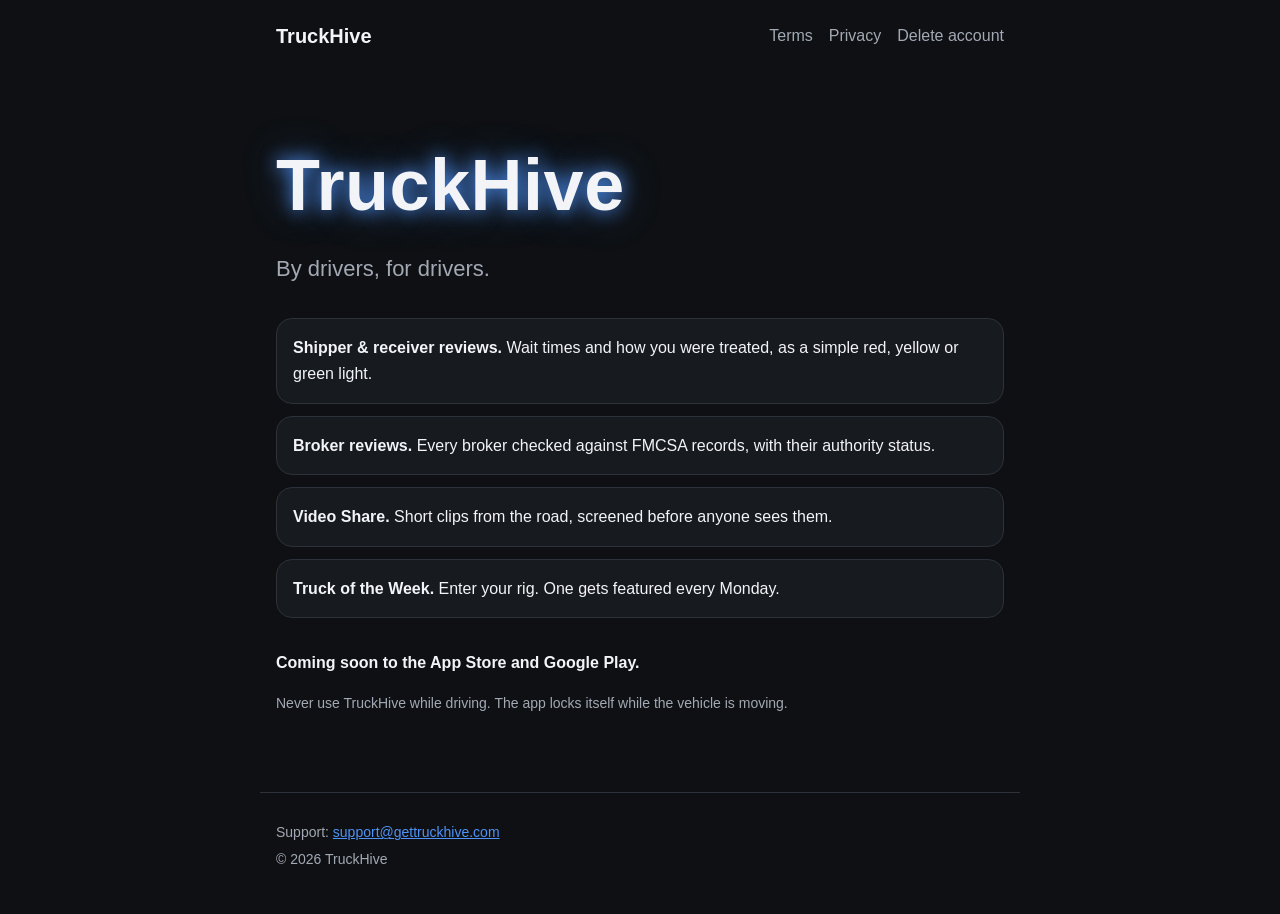
<file: index.html>
<!doctype html>
<html lang="en">
<head>
<meta charset="utf-8">
<meta name="viewport" content="width=device-width, initial-scale=1">
<title>TruckHive: by drivers, for drivers</title>
<meta name="description" content="Rate shippers, receivers and freight brokers, share short videos, and see the Truck of the Week. Built by drivers, for drivers.">
<link rel="canonical" href="https://gettruckhive.com/">
<meta name="color-scheme" content="dark">
<link rel="stylesheet" href="/styles.css">
<link rel="icon" href="/favicon.svg" type="image/svg+xml">
</head>
<body class="home">
<header class="top"><a class="brand" href="/">TruckHive</a><nav><a href="/terms/">Terms</a><a href="/privacy/">Privacy</a><a href="/delete-account/">Delete account</a></nav></header>
<main>
<section class="hero">
<h1 class="glow">TruckHive</h1>
<p class="lead">By drivers, for drivers.</p>
<ul class="features">
<li><strong>Shipper &amp; receiver reviews.</strong> Wait times and how you were treated, as a simple red, yellow or green light.</li>
<li><strong>Broker reviews.</strong> Every broker checked against FMCSA records, with their authority status.</li>
<li><strong>Video Share.</strong> Short clips from the road, screened before anyone sees them.</li>
<li><strong>Truck of the Week.</strong> Enter your rig. One gets featured every Monday.</li>
</ul>
<p class="soon">Coming soon to the App Store and Google Play.</p>
<p class="small">Never use TruckHive while driving. The app locks itself while the vehicle is moving.</p>
</section>
</main>
<footer><p>Support: <a href="mailto:support@gettruckhive.com">support@gettruckhive.com</a></p><p>© 2026 TruckHive</p></footer>
</body>
</html>
</file>
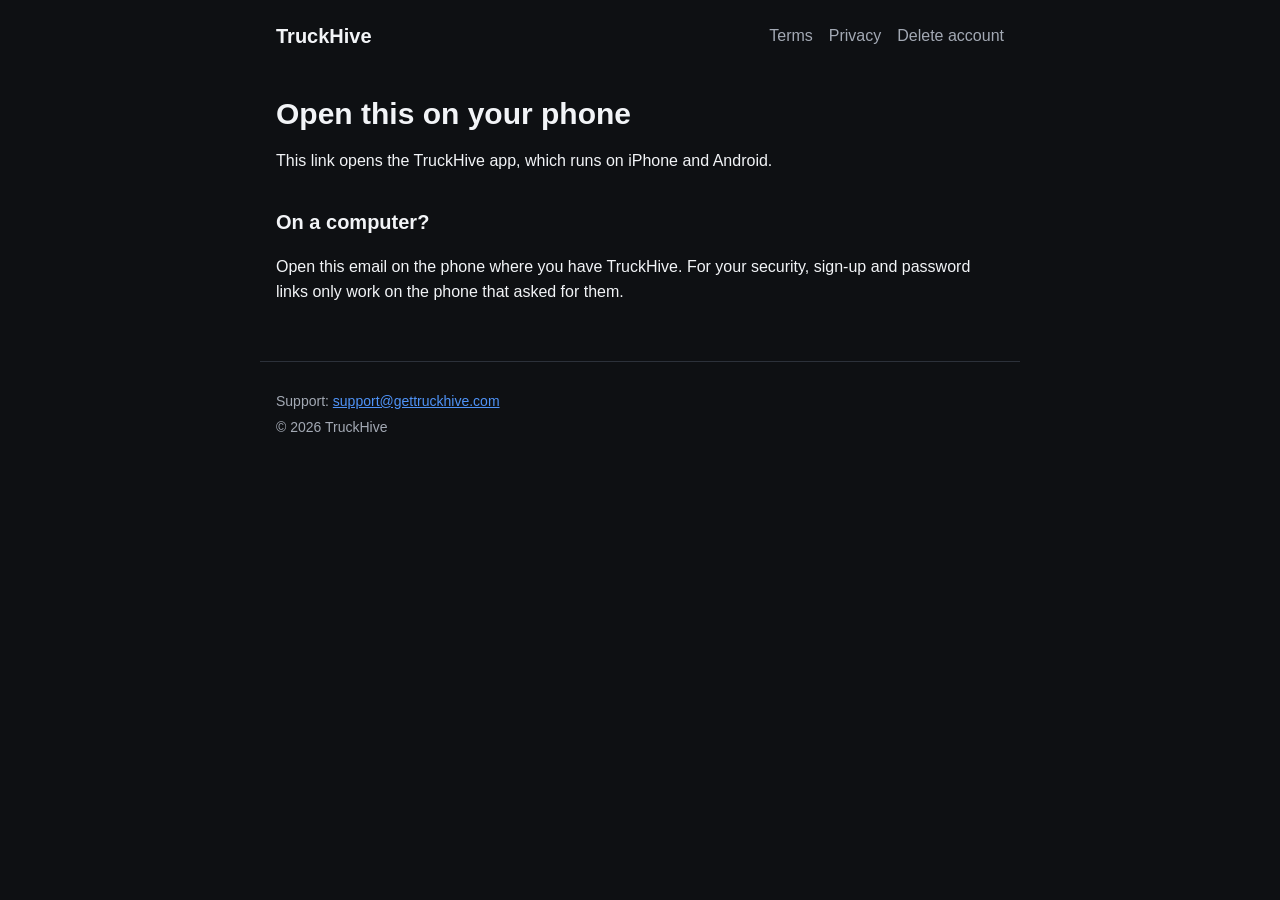
<file: auth/index.html>
<!doctype html>
<html lang="en">
<head>
<meta charset="utf-8">
<meta name="viewport" content="width=device-width, initial-scale=1">
<title>Opening TruckHive</title>
<meta name="description" content="Opens your TruckHive sign-up or password link in the app.">
<link rel="canonical" href="https://gettruckhive.com/auth/">
<meta name="color-scheme" content="dark">
<link rel="stylesheet" href="/styles.css">
<link rel="icon" href="/favicon.svg" type="image/svg+xml">
<meta name="robots" content="noindex">
<meta name="referrer" content="no-referrer">
</head>
<body>
<header class="top"><a class="brand" href="/">TruckHive</a><nav><a href="/terms/">Terms</a><a href="/privacy/">Privacy</a><a href="/delete-account/">Delete account</a></nav></header>
<main>
<section class="legal">
<h1 id="title">Opening TruckHive…</h1>
<p id="msg">If the app doesn’t open, tap the button.</p>
<p><a id="open" class="button" href="truckhive://auth-callback">Open TruckHive</a></p>
<h2>On a computer?</h2>
<p>Open this email on the phone where you have TruckHive. For your security, sign-up and password links only work on the phone that asked for them.</p>
<p class="small" id="err" hidden></p>
</section>
<script>
(function () {
  var p = new URLSearchParams(location.search);
  new URLSearchParams(location.hash.slice(1)).forEach(function (v, k) { if (!p.has(k)) p.set(k, v); });
  var qs = p.toString();
  var app = 'truckhive://auth-callback' + (qs ? '?' + qs : '');
  document.getElementById('open').setAttribute('href', app);
  var err = p.get('error_description');
  if (err) { var e = document.getElementById('err'); e.textContent = 'The link said: ' + err; e.hidden = false; }
  if (/iPhone|iPad|iPod|Android/i.test(navigator.userAgent)) {
    location.href = app;
  } else {
    document.getElementById('title').textContent = 'Open this on your phone';
    document.getElementById('msg').textContent = 'This link opens the TruckHive app, which runs on iPhone and Android.';
    document.getElementById('open').hidden = true;
  }
})();
</script>
</main>
<footer><p>Support: <a href="mailto:support@gettruckhive.com">support@gettruckhive.com</a></p><p>© 2026 TruckHive</p></footer>
</body>
</html>
</file>
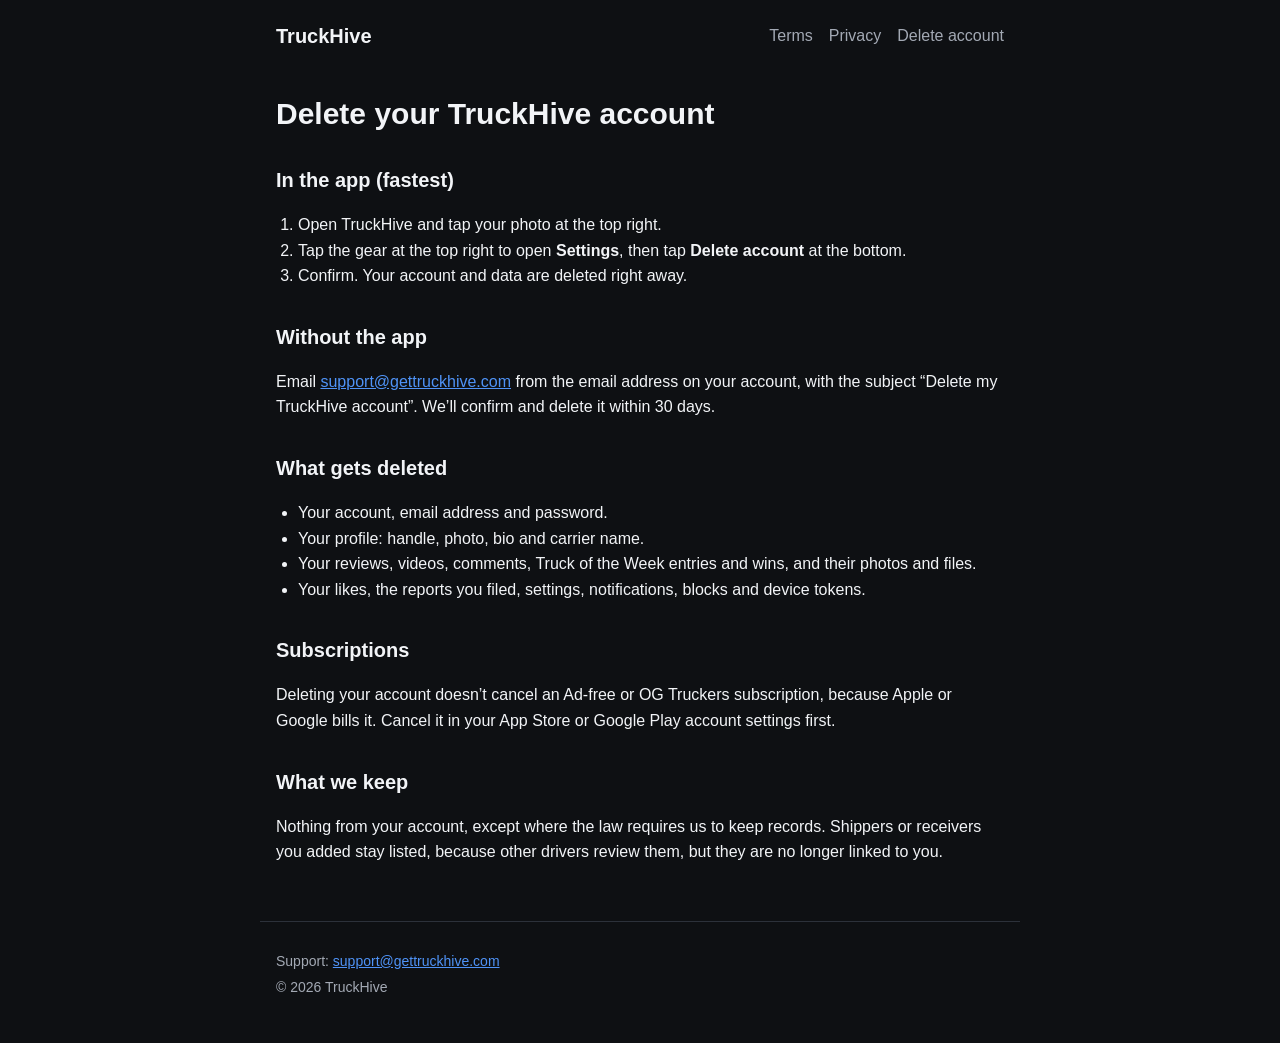
<file: delete-account/index.html>
<!doctype html>
<html lang="en">
<head>
<meta charset="utf-8">
<meta name="viewport" content="width=device-width, initial-scale=1">
<title>Delete your account · TruckHive</title>
<meta name="description" content="How to delete your TruckHive account and data.">
<link rel="canonical" href="https://gettruckhive.com/delete-account/">
<meta name="color-scheme" content="dark">
<link rel="stylesheet" href="/styles.css">
<link rel="icon" href="/favicon.svg" type="image/svg+xml">
</head>
<body>
<header class="top"><a class="brand" href="/">TruckHive</a><nav><a href="/terms/">Terms</a><a href="/privacy/">Privacy</a><a href="/delete-account/">Delete account</a></nav></header>
<main>
<article class="legal">
<h1>Delete your TruckHive account</h1>
<h2>In the app (fastest)</h2>
<ol>
<li>Open TruckHive and tap your photo at the top right.</li>
<li>Tap the gear at the top right to open <strong>Settings</strong>, then tap <strong>Delete account</strong> at the bottom.</li>
<li>Confirm. Your account and data are deleted right away.</li>
</ol>
<h2>Without the app</h2>
<p>Email <a href="mailto:support@gettruckhive.com?subject=Delete%20my%20TruckHive%20account">support@gettruckhive.com</a> from the email address on your account, with the subject “Delete my TruckHive account”. We’ll confirm and delete it within 30 days.</p>
<h2>What gets deleted</h2>
<ul>
<li>Your account, email address and password.</li>
<li>Your profile: handle, photo, bio and carrier name.</li>
<li>Your reviews, videos, comments, Truck of the Week entries and wins, and their photos and files.</li>
<li>Your likes, the reports you filed, settings, notifications, blocks and device tokens.</li>
</ul>
<h2>Subscriptions</h2>
<p>Deleting your account doesn’t cancel an Ad-free or OG Truckers subscription, because Apple or Google bills it. Cancel it in your App Store or Google Play account settings first.</p>
<h2>What we keep</h2>
<p>Nothing from your account, except where the law requires us to keep records. Shippers or receivers you added stay listed, because other drivers review them, but they are no longer linked to you.</p>
</article>
</main>
<footer><p>Support: <a href="mailto:support@gettruckhive.com">support@gettruckhive.com</a></p><p>© 2026 TruckHive</p></footer>
</body>
</html>
</file>
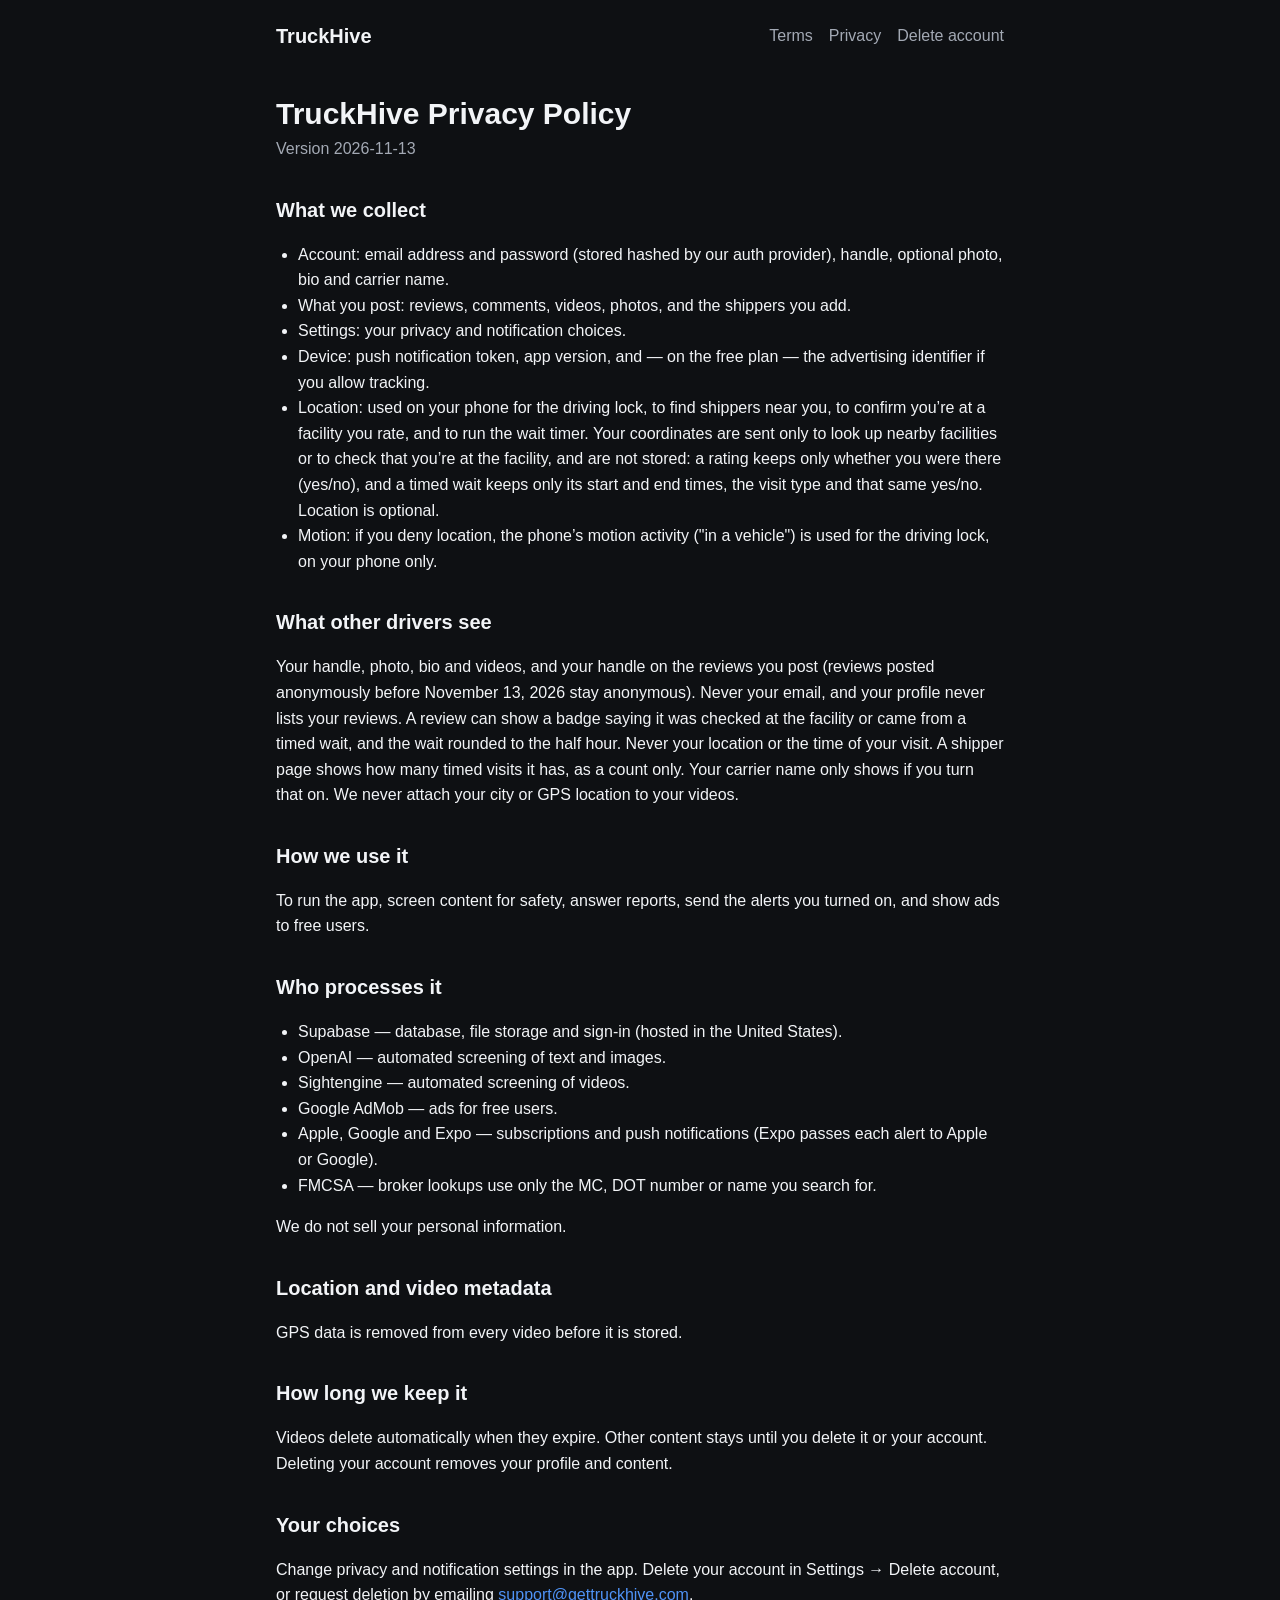
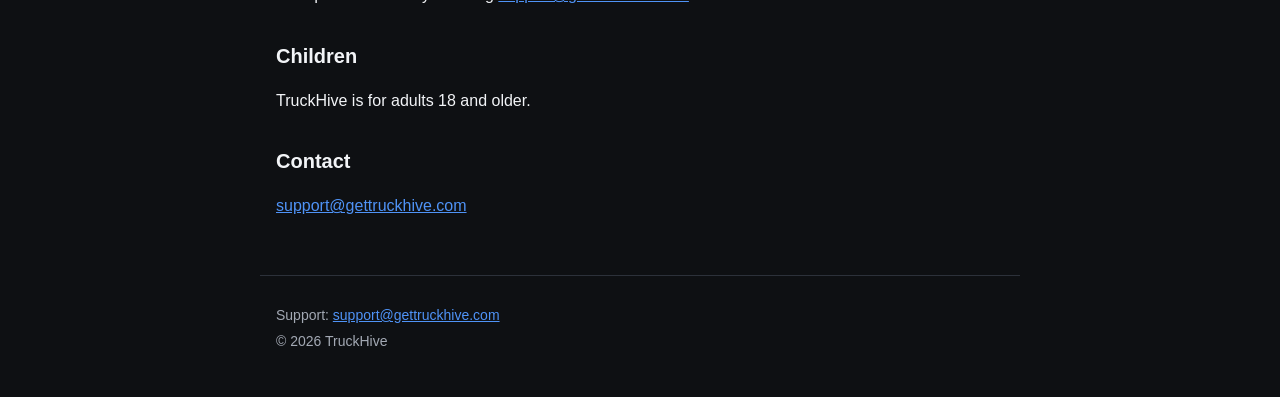
<file: privacy/index.html>
<!doctype html>
<html lang="en">
<head>
<meta charset="utf-8">
<meta name="viewport" content="width=device-width, initial-scale=1">
<title>Privacy Policy · TruckHive</title>
<meta name="description" content="TruckHive Privacy Policy.">
<link rel="canonical" href="https://gettruckhive.com/privacy/">
<meta name="color-scheme" content="dark">
<link rel="stylesheet" href="/styles.css">
<link rel="icon" href="/favicon.svg" type="image/svg+xml">
</head>
<body>
<header class="top"><a class="brand" href="/">TruckHive</a><nav><a href="/terms/">Terms</a><a href="/privacy/">Privacy</a><a href="/delete-account/">Delete account</a></nav></header>
<main>
<article class="legal"><h1>TruckHive Privacy Policy</h1>
<p class="meta">Version 2026-11-13</p>
<h2>What we collect</h2>
<ul><li>Account: email address and password (stored hashed by our auth provider), handle, optional photo, bio and carrier name.</li><li>What you post: reviews, comments, videos, photos, and the shippers you add.</li><li>Settings: your privacy and notification choices.</li><li>Device: push notification token, app version, and — on the free plan — the advertising identifier if you allow tracking.</li><li>Location: used on your phone for the driving lock, to find shippers near you, to confirm you’re at a facility you rate, and to run the wait timer. Your coordinates are sent only to look up nearby facilities or to check that you’re at the facility, and are not stored: a rating keeps only whether you were there (yes/no), and a timed wait keeps only its start and end times, the visit type and that same yes/no. Location is optional.</li><li>Motion: if you deny location, the phone’s motion activity (&quot;in a vehicle&quot;) is used for the driving lock, on your phone only.</li></ul>
<h2>What other drivers see</h2>
<p>Your handle, photo, bio and videos, and your handle on the reviews you post (reviews posted anonymously before November 13, 2026 stay anonymous). Never your email, and your profile never lists your reviews. A review can show a badge saying it was checked at the facility or came from a timed wait, and the wait rounded to the half hour. Never your location or the time of your visit. A shipper page shows how many timed visits it has, as a count only. Your carrier name only shows if you turn that on. We never attach your city or GPS location to your videos.</p>
<h2>How we use it</h2>
<p>To run the app, screen content for safety, answer reports, send the alerts you turned on, and show ads to free users.</p>
<h2>Who processes it</h2>
<ul><li>Supabase — database, file storage and sign-in (hosted in the United States).</li><li>OpenAI — automated screening of text and images.</li><li>Sightengine — automated screening of videos.</li><li>Google AdMob — ads for free users.</li><li>Apple, Google and Expo — subscriptions and push notifications (Expo passes each alert to Apple or Google).</li><li>FMCSA — broker lookups use only the MC, DOT number or name you search for.</li></ul>
<p>We do not sell your personal information.</p>
<h2>Location and video metadata</h2>
<p>GPS data is removed from every video before it is stored.</p>
<h2>How long we keep it</h2>
<p>Videos delete automatically when they expire. Other content stays until you delete it or your account. Deleting your account removes your profile and content.</p>
<h2>Your choices</h2>
<p>Change privacy and notification settings in the app. Delete your account in Settings → Delete account, or request deletion by emailing <a href="mailto:support@gettruckhive.com">support@gettruckhive.com</a>.</p>
<h2>Children</h2>
<p>TruckHive is for adults 18 and older.</p>
<h2>Contact</h2>
<p><a href="mailto:support@gettruckhive.com">support@gettruckhive.com</a></p></article>
</main>
<footer><p>Support: <a href="mailto:support@gettruckhive.com">support@gettruckhive.com</a></p><p>© 2026 TruckHive</p></footer>
</body>
</html>
</file>
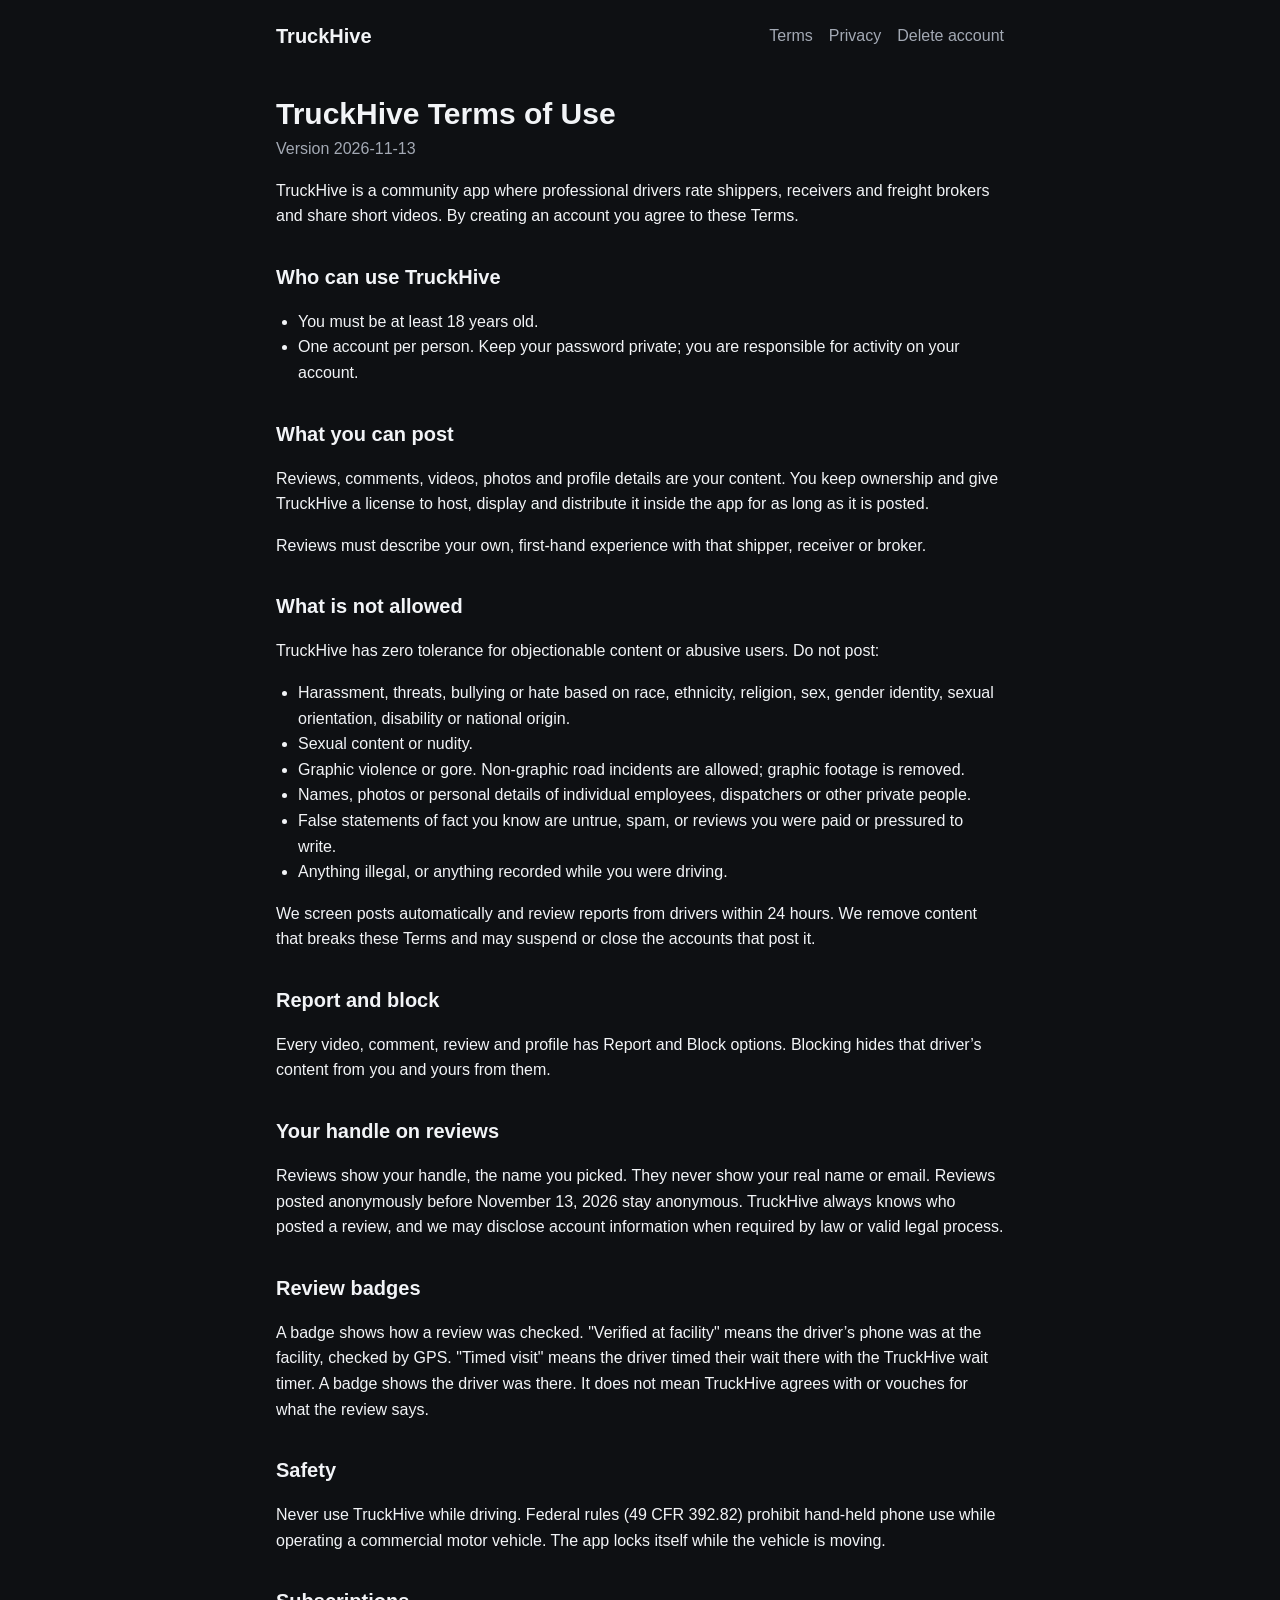
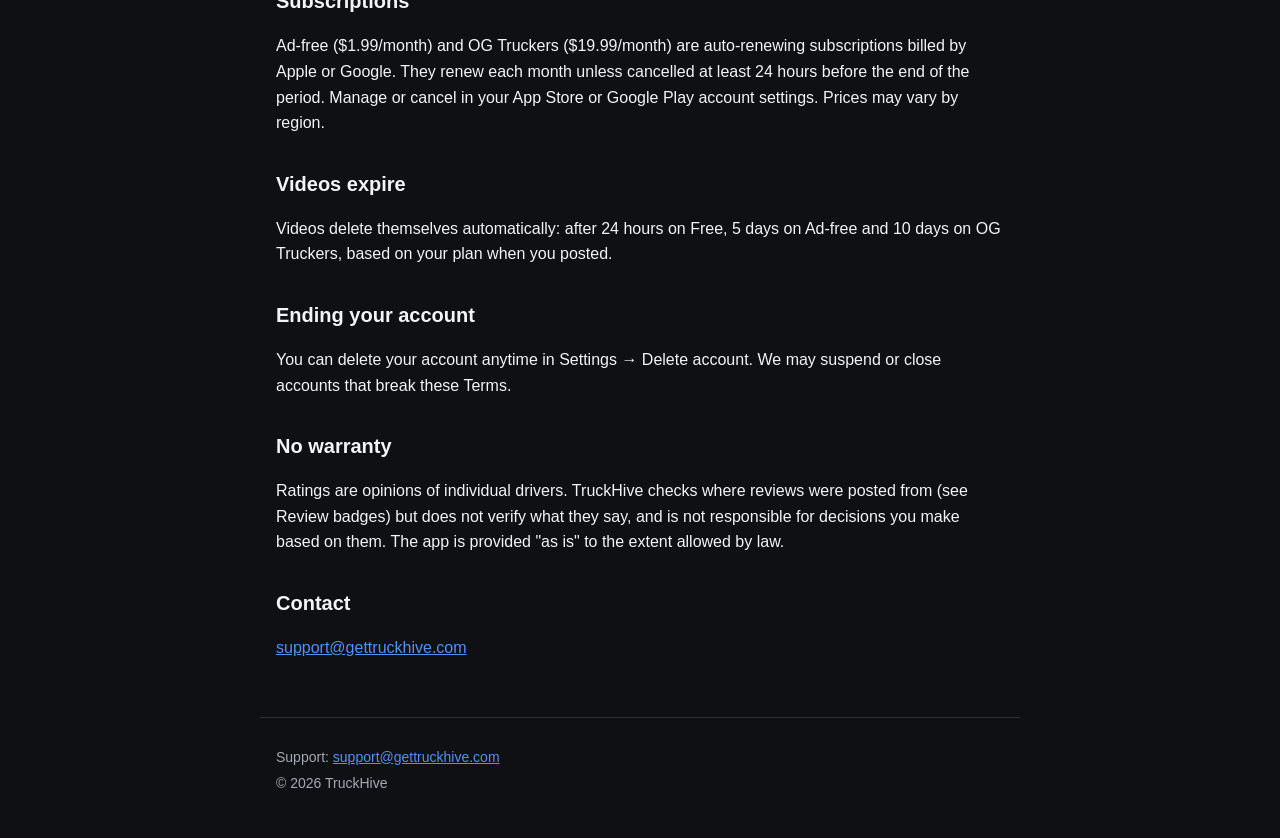
<file: terms/index.html>
<!doctype html>
<html lang="en">
<head>
<meta charset="utf-8">
<meta name="viewport" content="width=device-width, initial-scale=1">
<title>Terms of Use · TruckHive</title>
<meta name="description" content="TruckHive Terms of Use.">
<link rel="canonical" href="https://gettruckhive.com/terms/">
<meta name="color-scheme" content="dark">
<link rel="stylesheet" href="/styles.css">
<link rel="icon" href="/favicon.svg" type="image/svg+xml">
</head>
<body>
<header class="top"><a class="brand" href="/">TruckHive</a><nav><a href="/terms/">Terms</a><a href="/privacy/">Privacy</a><a href="/delete-account/">Delete account</a></nav></header>
<main>
<article class="legal"><h1>TruckHive Terms of Use</h1>
<p class="meta">Version 2026-11-13</p>
<p>TruckHive is a community app where professional drivers rate shippers, receivers and freight brokers and share short videos. By creating an account you agree to these Terms.</p>
<h2>Who can use TruckHive</h2>
<ul><li>You must be at least 18 years old.</li><li>One account per person. Keep your password private; you are responsible for activity on your account.</li></ul>
<h2>What you can post</h2>
<p>Reviews, comments, videos, photos and profile details are your content. You keep ownership and give TruckHive a license to host, display and distribute it inside the app for as long as it is posted.</p>
<p>Reviews must describe your own, first-hand experience with that shipper, receiver or broker.</p>
<h2>What is not allowed</h2>
<p>TruckHive has zero tolerance for objectionable content or abusive users. Do not post:</p>
<ul><li>Harassment, threats, bullying or hate based on race, ethnicity, religion, sex, gender identity, sexual orientation, disability or national origin.</li><li>Sexual content or nudity.</li><li>Graphic violence or gore. Non-graphic road incidents are allowed; graphic footage is removed.</li><li>Names, photos or personal details of individual employees, dispatchers or other private people.</li><li>False statements of fact you know are untrue, spam, or reviews you were paid or pressured to write.</li><li>Anything illegal, or anything recorded while you were driving.</li></ul>
<p>We screen posts automatically and review reports from drivers within 24 hours. We remove content that breaks these Terms and may suspend or close the accounts that post it.</p>
<h2>Report and block</h2>
<p>Every video, comment, review and profile has Report and Block options. Blocking hides that driver’s content from you and yours from them.</p>
<h2>Your handle on reviews</h2>
<p>Reviews show your handle, the name you picked. They never show your real name or email. Reviews posted anonymously before November 13, 2026 stay anonymous. TruckHive always knows who posted a review, and we may disclose account information when required by law or valid legal process.</p>
<h2>Review badges</h2>
<p>A badge shows how a review was checked. &quot;Verified at facility&quot; means the driver’s phone was at the facility, checked by GPS. &quot;Timed visit&quot; means the driver timed their wait there with the TruckHive wait timer. A badge shows the driver was there. It does not mean TruckHive agrees with or vouches for what the review says.</p>
<h2>Safety</h2>
<p>Never use TruckHive while driving. Federal rules (49 CFR 392.82) prohibit hand-held phone use while operating a commercial motor vehicle. The app locks itself while the vehicle is moving.</p>
<h2>Subscriptions</h2>
<p>Ad-free ($1.99/month) and OG Truckers ($19.99/month) are auto-renewing subscriptions billed by Apple or Google. They renew each month unless cancelled at least 24 hours before the end of the period. Manage or cancel in your App Store or Google Play account settings. Prices may vary by region.</p>
<h2>Videos expire</h2>
<p>Videos delete themselves automatically: after 24 hours on Free, 5 days on Ad-free and 10 days on OG Truckers, based on your plan when you posted.</p>
<h2>Ending your account</h2>
<p>You can delete your account anytime in Settings → Delete account. We may suspend or close accounts that break these Terms.</p>
<h2>No warranty</h2>
<p>Ratings are opinions of individual drivers. TruckHive checks where reviews were posted from (see Review badges) but does not verify what they say, and is not responsible for decisions you make based on them. The app is provided &quot;as is&quot; to the extent allowed by law.</p>
<h2>Contact</h2>
<p><a href="mailto:support@gettruckhive.com">support@gettruckhive.com</a></p></article>
</main>
<footer><p>Support: <a href="mailto:support@gettruckhive.com">support@gettruckhive.com</a></p><p>© 2026 TruckHive</p></footer>
</body>
</html>
</file>
<file: styles.css>
:root{--bg:#0E1013;--surface:#171A1F;--border:#2C313A;--text:#F2F4F7;--muted:#A3A9B4;--accent:#4F93F7}
*{box-sizing:border-box}
[hidden]{display:none!important}
html{-webkit-text-size-adjust:100%}
body{margin:0;background:var(--bg);color:var(--text);font:16px/1.6 -apple-system,BlinkMacSystemFont,"Segoe UI",Roboto,Helvetica,Arial,sans-serif}
a{color:var(--accent)}
.top{display:flex;flex-wrap:wrap;gap:12px 24px;align-items:center;justify-content:space-between;max-width:760px;margin:0 auto;padding:20px 16px}
.brand{font-weight:800;font-size:20px;color:var(--text);text-decoration:none}
.top nav{display:flex;flex-wrap:wrap;gap:16px}
.top nav a{color:var(--muted);text-decoration:none}
.top nav a:hover{color:var(--text)}
main{max-width:760px;margin:0 auto;padding:8px 16px 40px}
.legal h1{font-size:30px;line-height:1.2;margin:16px 0 4px}
.legal h2{font-size:20px;margin:32px 0 8px}
.legal p,.legal li{color:var(--text)}
.legal ul,.legal ol{padding-left:22px}
.legal .meta{color:var(--muted);margin-top:0}
.hero{padding:48px 0 24px}
.glow{font-size:clamp(44px,12vw,72px);font-weight:800;letter-spacing:.5px;margin:0;text-shadow:0 0 18px var(--accent),0 0 42px rgba(79,147,247,.45)}
.lead{font-size:22px;color:var(--muted);margin:8px 0 32px}
.features{list-style:none;padding:0;margin:0 0 32px;display:grid;gap:12px}
.features li{background:var(--surface);border:1px solid var(--border);border-radius:16px;padding:16px}
.soon{font-weight:700}
.small{color:var(--muted);font-size:14px}
.button{display:inline-block;background:var(--accent);color:#fff;font-weight:700;text-decoration:none;padding:14px 22px;border-radius:12px;min-height:48px}
footer{max-width:760px;margin:0 auto;padding:24px 16px 40px;border-top:1px solid var(--border);color:var(--muted);font-size:14px}
footer p{margin:4px 0}
</file>
